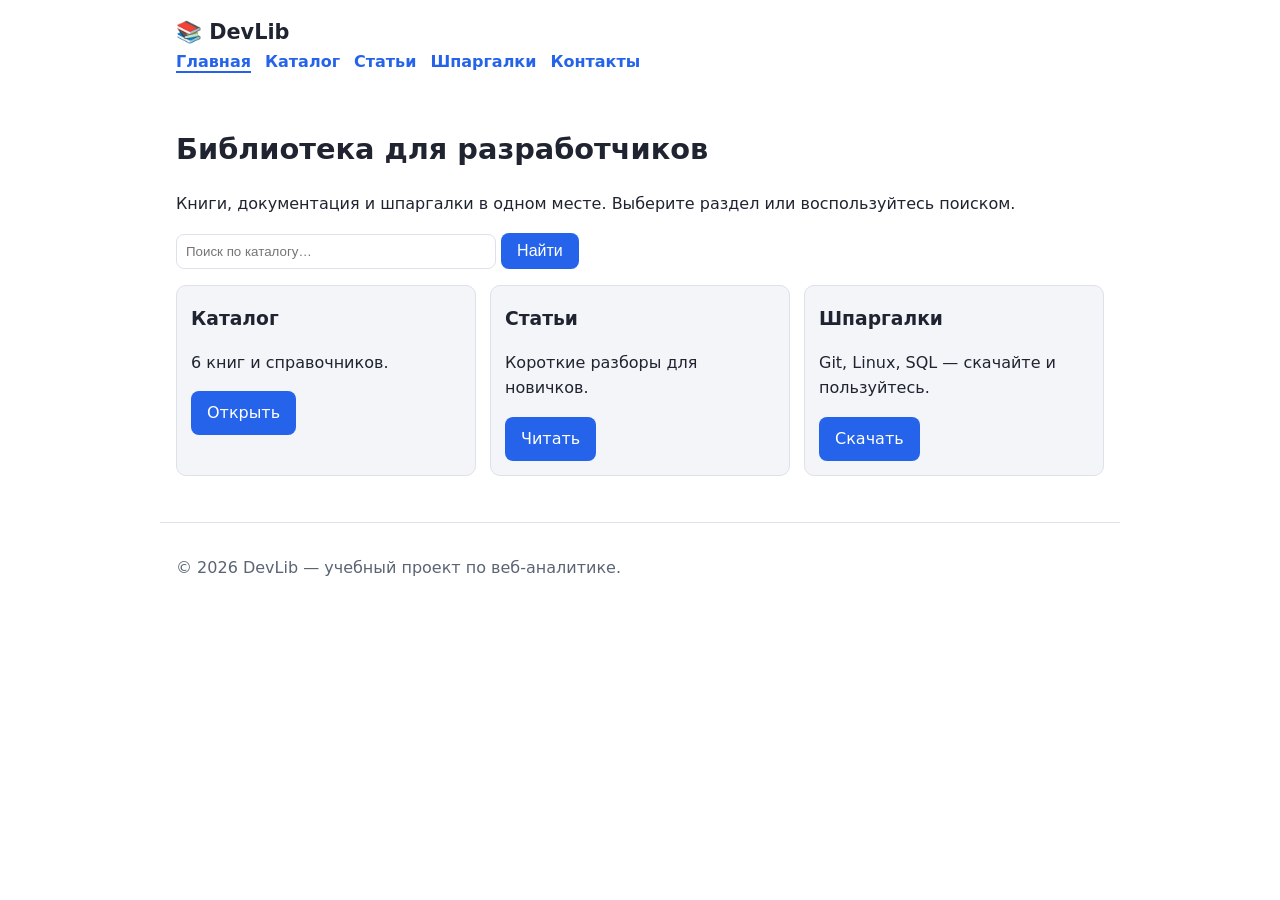
<file: index.html>
<!DOCTYPE html><html lang="ru"><head><meta charset="utf-8"><meta name="viewport" content="width=device-width,initial-scale=1">
<title>Главная — DevLib</title><meta name="description" content="DevLib — библиотека для разработчиков: книги, документация, шпаргалки."><link rel="stylesheet" href="style.css"></head><body>
<header><strong style="font-size:1.3rem">📚 DevLib</strong><nav><a href="index.html" class=on>Главная</a><a href="catalog.html">Каталог</a><a href="articles.html">Статьи</a><a href="cheatsheets.html">Шпаргалки</a><a href="contacts.html">Контакты</a></nav></header><main><h1>Библиотека для разработчиков</h1><p>Книги, документация и шпаргалки в одном месте. Выберите раздел или воспользуйтесь поиском.</p>
<p><input id="q" placeholder="Поиск по каталогу…" style="padding:9px;border-radius:8px;border:1px solid var(--bd);width:min(100%,320px)"> <button class="btn" id="btn-search">Найти</button></p>
<div class="grid"><div class="card"><h3>Каталог</h3><p>6 книг и справочников.</p><a class="btn" href="catalog.html">Открыть</a></div>
<div class="card"><h3>Статьи</h3><p>Короткие разборы для новичков.</p><a class="btn" href="articles.html">Читать</a></div>
<div class="card"><h3>Шпаргалки</h3><p>Git, Linux, SQL — скачайте и пользуйтесь.</p><a class="btn" href="cheatsheets.html">Скачать</a></div></div></main>
<footer><p>© 2026 DevLib — учебный проект по веб-аналитике.</p>
<div class="counters" id="counters">
<!-- ЛР3: код счётчика LiveInternet вставить сюда -->
<!-- ЛР4: код счётчика Рамблер/Топ-100 вставить сюда -->
<!-- ЛР5: код счётчика Рейтинг Mail.ru вставить сюда -->
</div></footer>
<script src="events.js"></script></body></html>
</file>
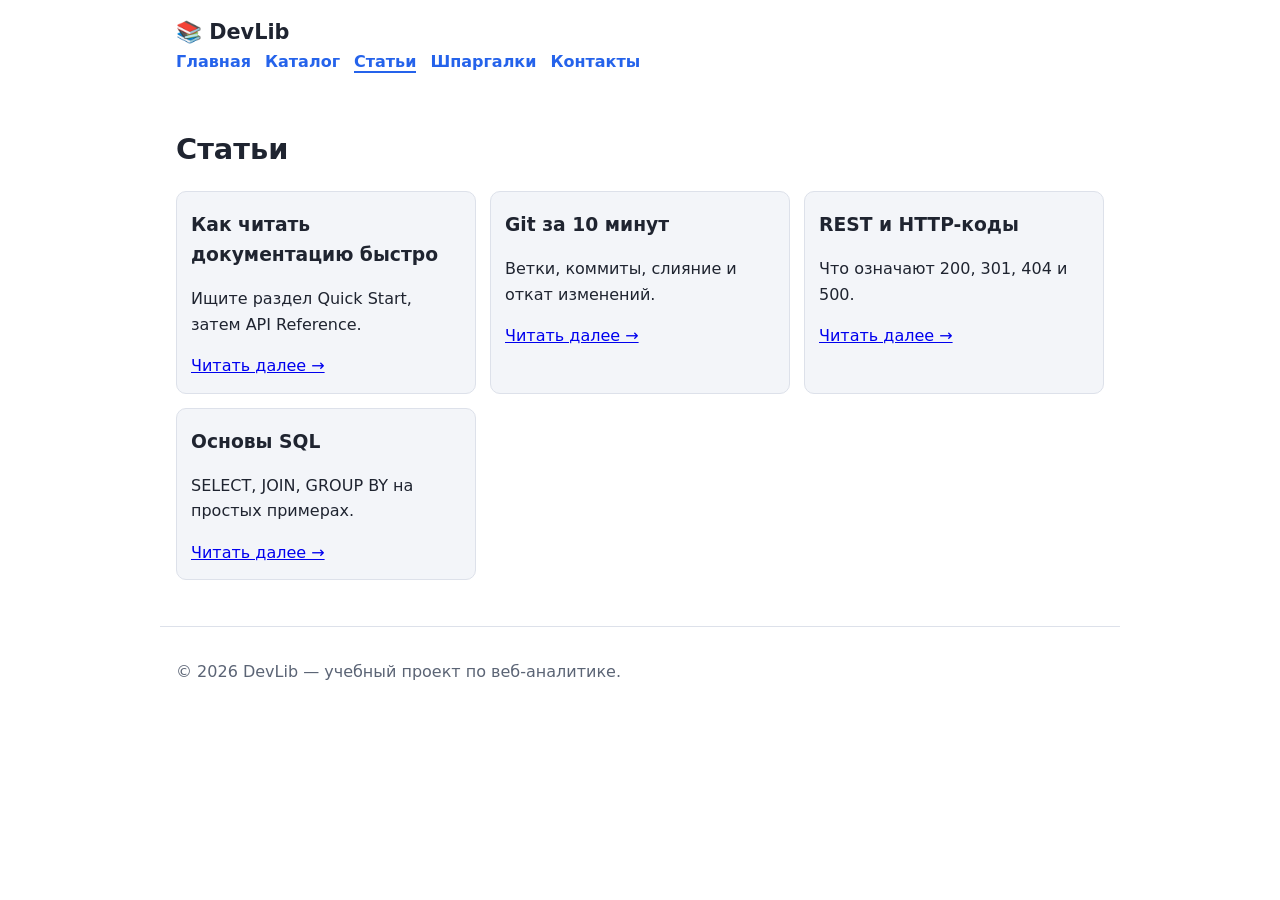
<file: articles.html>
<!DOCTYPE html><html lang="ru"><head><meta charset="utf-8"><meta name="viewport" content="width=device-width,initial-scale=1">
<title>Статьи — DevLib</title><meta name="description" content="DevLib — библиотека для разработчиков: книги, документация, шпаргалки."><link rel="stylesheet" href="style.css"></head><body>
<header><strong style="font-size:1.3rem">📚 DevLib</strong><nav><a href="index.html">Главная</a><a href="catalog.html">Каталог</a><a href="articles.html" class=on>Статьи</a><a href="cheatsheets.html">Шпаргалки</a><a href="contacts.html">Контакты</a></nav></header><main><h1>Статьи</h1><div class='grid'><div class='card'><h3>Как читать документацию быстро</h3><p>Ищите раздел Quick Start, затем API Reference.</p><a href='#' data-event='article-read' data-article='Как читать документацию быстро'>Читать далее →</a></div><div class='card'><h3>Git за 10 минут</h3><p>Ветки, коммиты, слияние и откат изменений.</p><a href='#' data-event='article-read' data-article='Git за 10 минут'>Читать далее →</a></div><div class='card'><h3>REST и HTTP-коды</h3><p>Что означают 200, 301, 404 и 500.</p><a href='#' data-event='article-read' data-article='REST и HTTP-коды'>Читать далее →</a></div><div class='card'><h3>Основы SQL</h3><p>SELECT, JOIN, GROUP BY на простых примерах.</p><a href='#' data-event='article-read' data-article='Основы SQL'>Читать далее →</a></div></div></main>
<footer><p>© 2026 DevLib — учебный проект по веб-аналитике.</p>
<div class="counters" id="counters">
<!-- ЛР3: код счётчика LiveInternet вставить сюда -->
<!-- ЛР4: код счётчика Рамблер/Топ-100 вставить сюда -->
<!-- ЛР5: код счётчика Рейтинг Mail.ru вставить сюда -->
</div></footer>
<script src="events.js"></script></body></html>
</file>
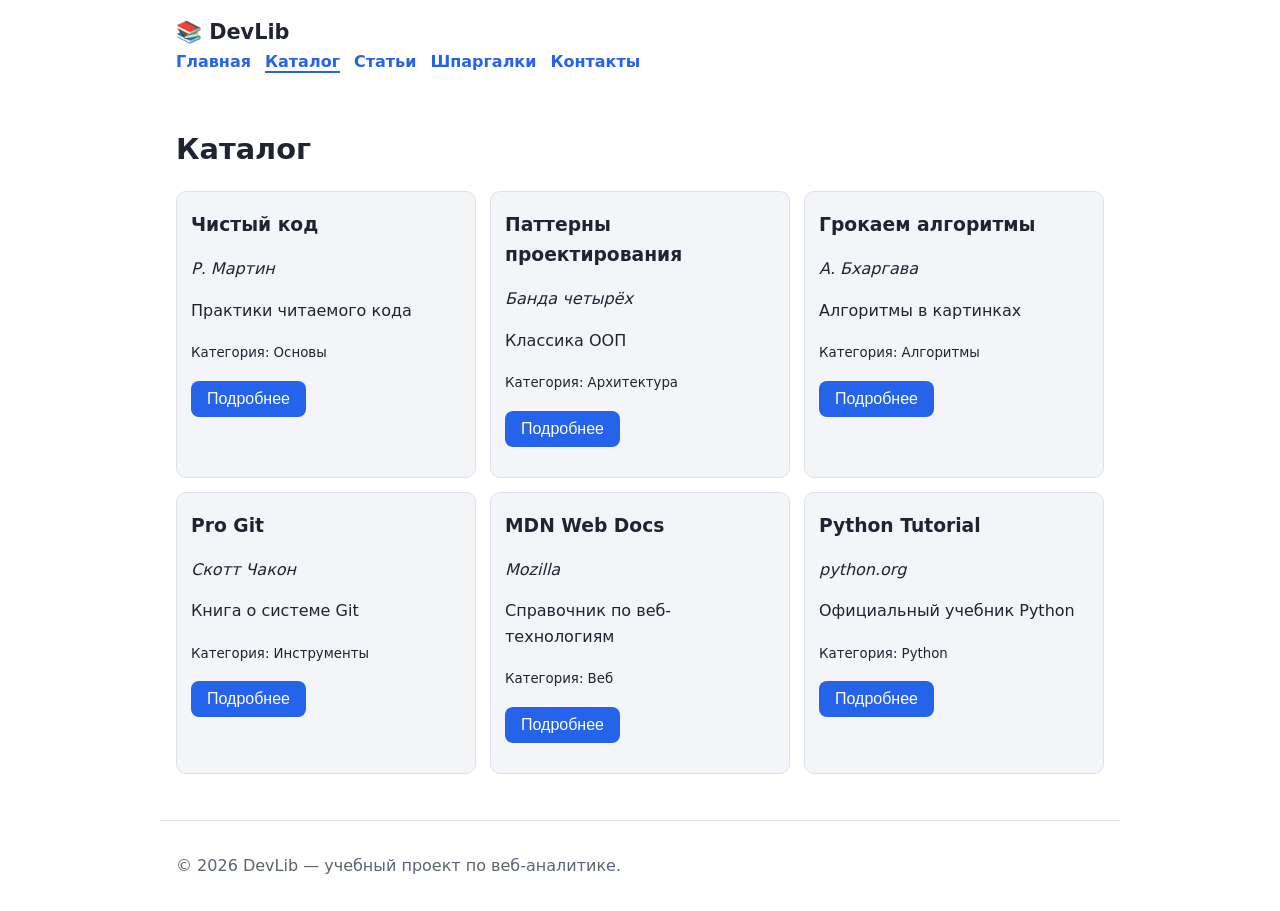
<file: catalog.html>
<!DOCTYPE html><html lang="ru"><head><meta charset="utf-8"><meta name="viewport" content="width=device-width,initial-scale=1">
<title>Каталог — DevLib</title><meta name="description" content="DevLib — библиотека для разработчиков: книги, документация, шпаргалки."><link rel="stylesheet" href="style.css"></head><body>
<header><strong style="font-size:1.3rem">📚 DevLib</strong><nav><a href="index.html">Главная</a><a href="catalog.html" class=on>Каталог</a><a href="articles.html">Статьи</a><a href="cheatsheets.html">Шпаргалки</a><a href="contacts.html">Контакты</a></nav></header><main><h1>Каталог</h1><div class='grid'><div class='card book'><h3>Чистый код</h3><p><em>Р. Мартин</em></p><p>Практики читаемого кода</p><small>Категория: Основы</small><p><button class='btn' data-event='book-open' data-book='Чистый код'>Подробнее</button></p></div><div class='card book'><h3>Паттерны проектирования</h3><p><em>Банда четырёх</em></p><p>Классика ООП</p><small>Категория: Архитектура</small><p><button class='btn' data-event='book-open' data-book='Паттерны проектирования'>Подробнее</button></p></div><div class='card book'><h3>Грокаем алгоритмы</h3><p><em>А. Бхаргава</em></p><p>Алгоритмы в картинках</p><small>Категория: Алгоритмы</small><p><button class='btn' data-event='book-open' data-book='Грокаем алгоритмы'>Подробнее</button></p></div><div class='card book'><h3>Pro Git</h3><p><em>Скотт Чакон</em></p><p>Книга о системе Git</p><small>Категория: Инструменты</small><p><button class='btn' data-event='book-open' data-book='Pro Git'>Подробнее</button></p></div><div class='card book'><h3>MDN Web Docs</h3><p><em>Mozilla</em></p><p>Справочник по веб-технологиям</p><small>Категория: Веб</small><p><button class='btn' data-event='book-open' data-book='MDN Web Docs'>Подробнее</button></p></div><div class='card book'><h3>Python Tutorial</h3><p><em>python.org</em></p><p>Официальный учебник Python</p><small>Категория: Python</small><p><button class='btn' data-event='book-open' data-book='Python Tutorial'>Подробнее</button></p></div></div></main>
<footer><p>© 2026 DevLib — учебный проект по веб-аналитике.</p>
<div class="counters" id="counters">
<!-- ЛР3: код счётчика LiveInternet вставить сюда -->
<!-- ЛР4: код счётчика Рамблер/Топ-100 вставить сюда -->
<!-- ЛР5: код счётчика Рейтинг Mail.ru вставить сюда -->
</div></footer>
<script src="events.js"></script></body></html>
</file>
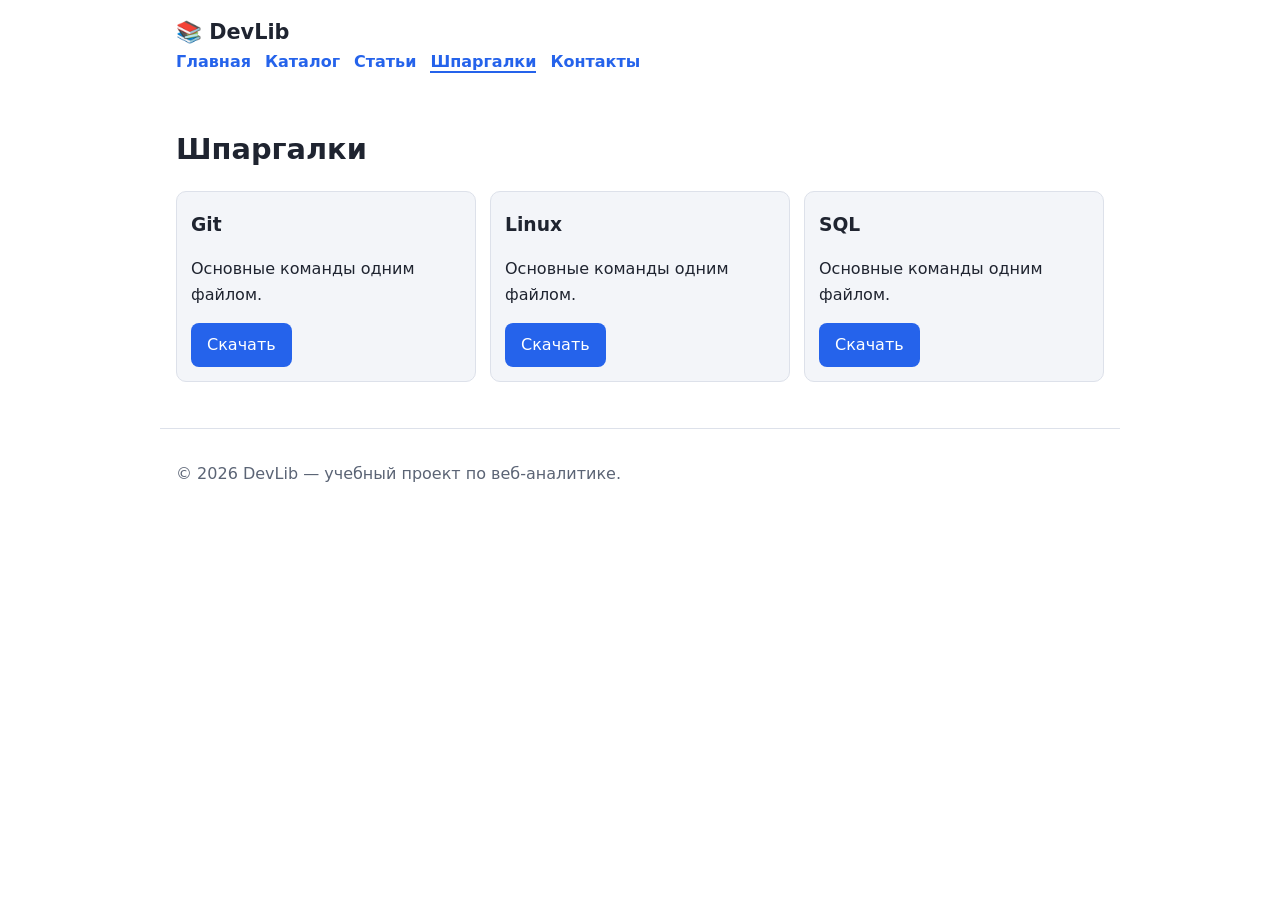
<file: cheatsheets.html>
<!DOCTYPE html><html lang="ru"><head><meta charset="utf-8"><meta name="viewport" content="width=device-width,initial-scale=1">
<title>Шпаргалки — DevLib</title><meta name="description" content="DevLib — библиотека для разработчиков: книги, документация, шпаргалки."><link rel="stylesheet" href="style.css"></head><body>
<header><strong style="font-size:1.3rem">📚 DevLib</strong><nav><a href="index.html">Главная</a><a href="catalog.html">Каталог</a><a href="articles.html">Статьи</a><a href="cheatsheets.html" class=on>Шпаргалки</a><a href="contacts.html">Контакты</a></nav></header><main><h1>Шпаргалки</h1><div class='grid'><div class='card'><h3>Git</h3><p>Основные команды одним файлом.</p><a class='btn' href='files/git-cheatsheet.txt' download id='dl-git' data-event='download'>Скачать</a></div><div class='card'><h3>Linux</h3><p>Основные команды одним файлом.</p><a class='btn' href='files/linux-cheatsheet.txt' download id='dl-linux' data-event='download'>Скачать</a></div><div class='card'><h3>SQL</h3><p>Основные команды одним файлом.</p><a class='btn' href='files/sql-cheatsheet.txt' download id='dl-sql' data-event='download'>Скачать</a></div></div></main>
<footer><p>© 2026 DevLib — учебный проект по веб-аналитике.</p>
<div class="counters" id="counters">
<!-- ЛР3: код счётчика LiveInternet вставить сюда -->
<!-- ЛР4: код счётчика Рамблер/Топ-100 вставить сюда -->
<!-- ЛР5: код счётчика Рейтинг Mail.ru вставить сюда -->
</div></footer>
<script src="events.js"></script></body></html>
</file>
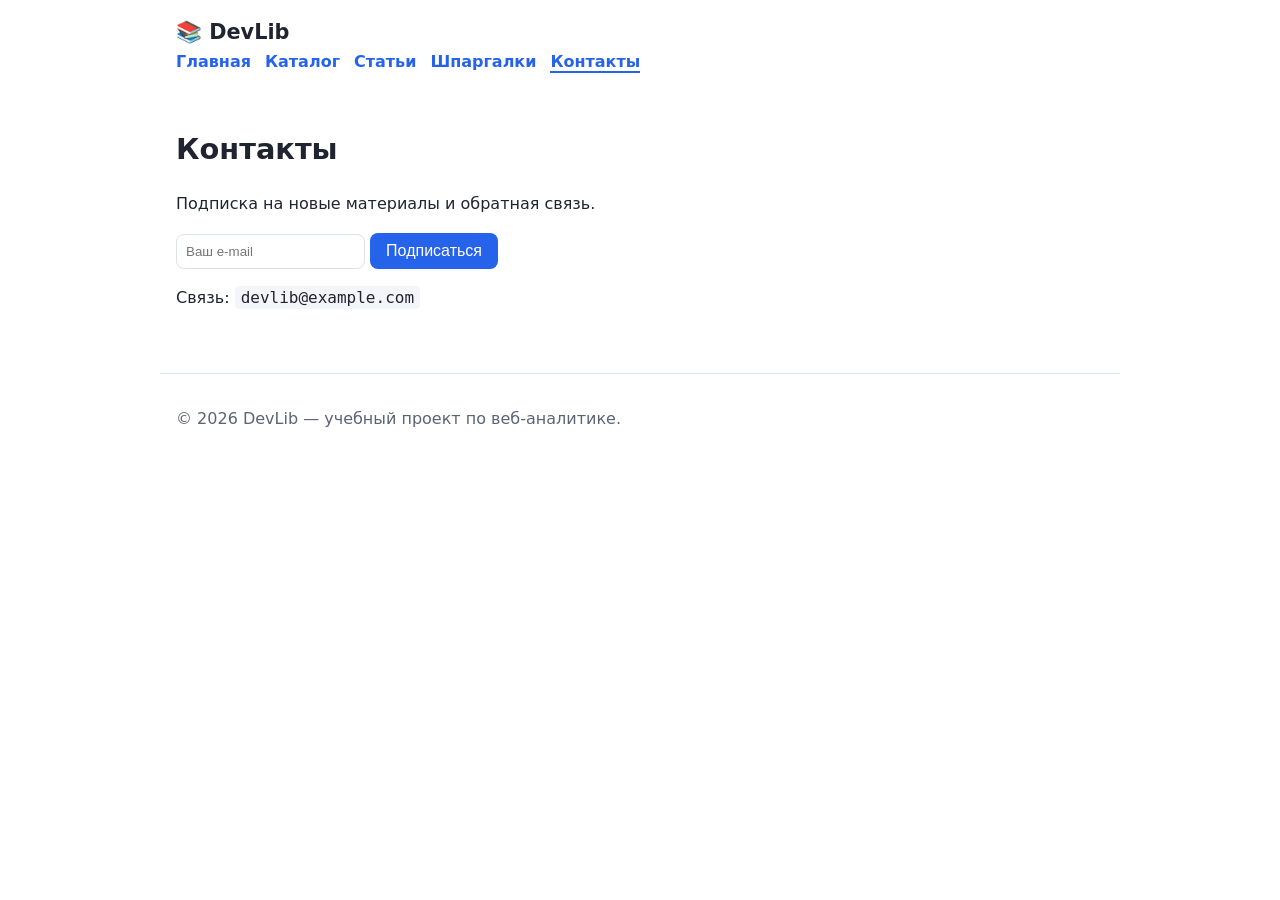
<file: contacts.html>
<!DOCTYPE html><html lang="ru"><head><meta charset="utf-8"><meta name="viewport" content="width=device-width,initial-scale=1">
<title>Контакты — DevLib</title><meta name="description" content="DevLib — библиотека для разработчиков: книги, документация, шпаргалки."><link rel="stylesheet" href="style.css"></head><body>
<header><strong style="font-size:1.3rem">📚 DevLib</strong><nav><a href="index.html">Главная</a><a href="catalog.html">Каталог</a><a href="articles.html">Статьи</a><a href="cheatsheets.html">Шпаргалки</a><a href="contacts.html" class=on>Контакты</a></nav></header><main><h1>Контакты</h1><p>Подписка на новые материалы и обратная связь.</p>
<p><input id="email" type="email" placeholder="Ваш e-mail" style="padding:9px;border-radius:8px;border:1px solid var(--bd)"> <button class="btn" id="btn-subscribe">Подписаться</button></p><p id="msg" style="color:var(--mu)"></p>
<p>Связь: <code>devlib@example.com</code></p></main>
<footer><p>© 2026 DevLib — учебный проект по веб-аналитике.</p>
<div class="counters" id="counters">
<!-- ЛР3: код счётчика LiveInternet вставить сюда -->
<!-- ЛР4: код счётчика Рамблер/Топ-100 вставить сюда -->
<!-- ЛР5: код счётчика Рейтинг Mail.ru вставить сюда -->
</div></footer>
<script src="events.js"></script></body></html>
</file>
<file: style.css>
*{box-sizing:border-box}:root{--bg:#fff;--tx:#1f2430;--mu:#5b6475;--ac:#2563eb;--cd:#f3f5f9;--bd:#dde1ea}
@media(prefers-color-scheme:dark){:root{--bg:#14171d;--tx:#e8eaf0;--mu:#9aa3b5;--ac:#6ea0ff;--cd:#1c2029;--bd:#2c3240}}
body{margin:0;font:16px/1.6 system-ui,Segoe UI,Arial,sans-serif;background:var(--bg);color:var(--tx)}
header,main,footer{max-width:960px;margin:0 auto;padding:16px}
nav a{margin-right:14px;color:var(--ac);text-decoration:none;font-weight:600}nav a.on{border-bottom:2px solid var(--ac)}
h1{font-size:1.8rem}.grid{display:grid;grid-template-columns:repeat(auto-fit,minmax(260px,1fr));gap:14px}
.card{background:var(--cd);border:1px solid var(--bd);border-radius:10px;padding:14px}.card h3{margin:.2em 0}
.btn{display:inline-block;background:var(--ac);color:#fff;border:0;border-radius:8px;padding:9px 16px;cursor:pointer;text-decoration:none;font-size:1rem}
code{background:var(--cd);padding:2px 6px;border-radius:4px}footer{border-top:1px solid var(--bd);color:var(--mu);margin-top:30px}
.counters{display:flex;gap:10px;flex-wrap:wrap;align-items:center;margin-top:10px}
</file>
